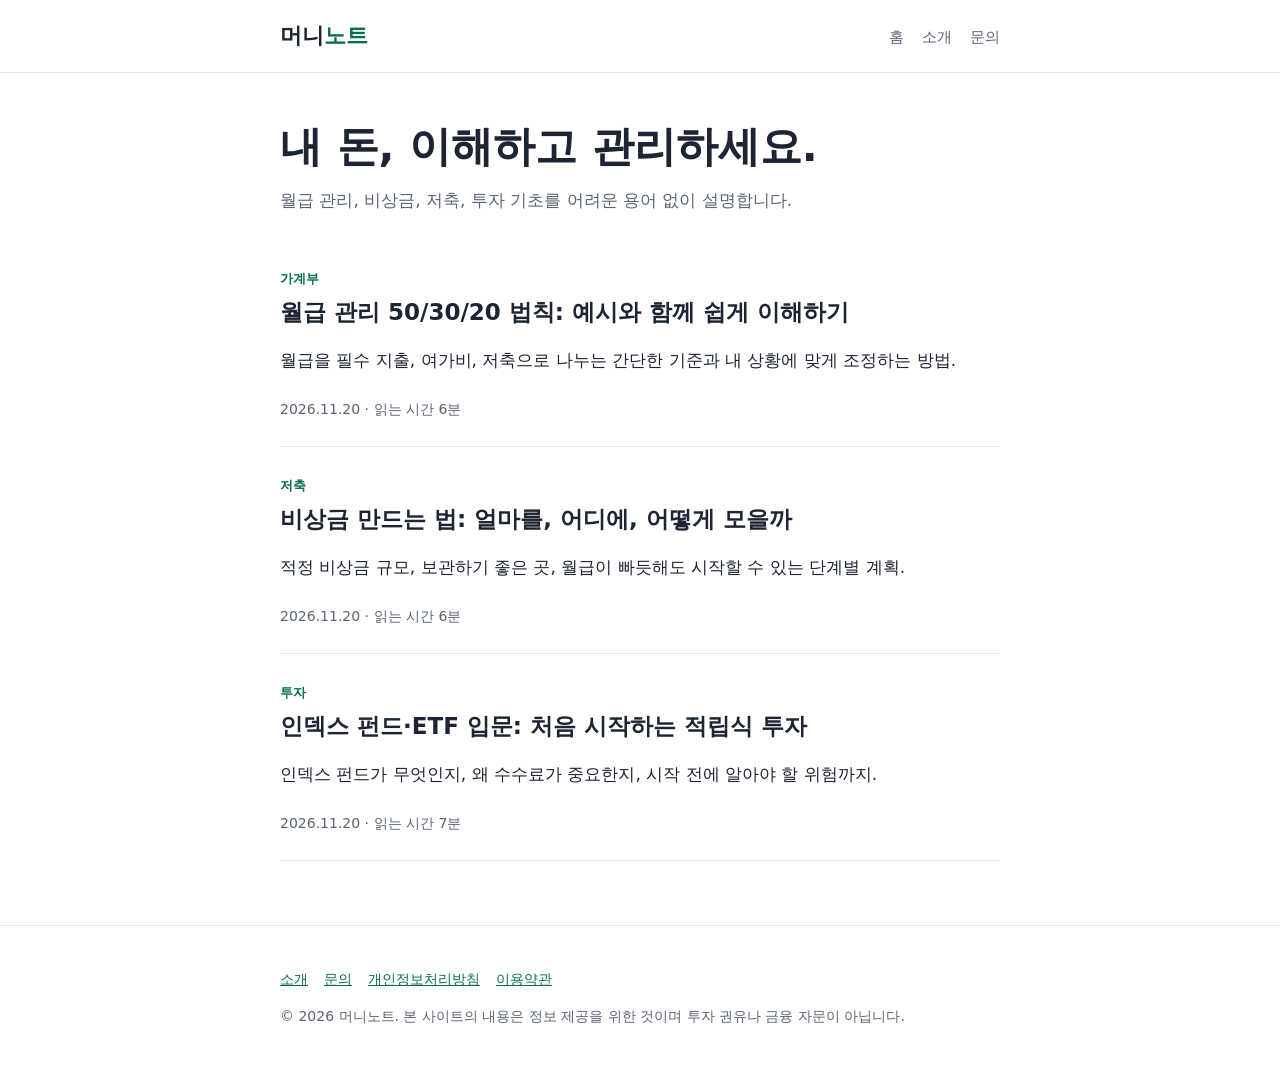
<file: index.html>
<!doctype html>
<html lang="ko">
<head>
<meta charset="utf-8">
<meta name="viewport" content="width=device-width,initial-scale=1">
<title>머니노트 – 쉽게 배우는 재테크 가이드</title>
<meta name="description" content="가계부, 비상금, 저축, 투자 기초까지. 사회초년생도 이해할 수 있게 쉽게 풀어쓴 재테크 가이드.">
<link rel="canonical" href="https://blog-google.joech423.workers.dev/">
<meta name="google-site-verification" content="uMEPPvI6t-KgqT2u5-qvoJfptF-cE4hCbtnwAJ4gQKA" />
<link rel="stylesheet" href="assets/style.css">
<!-- 애드센스: 게시자 ID를 받은 뒤 주석을 해제하세요
<script async src="https://pagead2.googlesyndication.com/pagead/js/adsbygoogle.js?client=ca-pub-XXXXXXXXXXXXXXXX" crossorigin="anonymous"></script>
-->
</head>
<body>
<header class="site"><div class="wrap">
<a class="logo" href="/">머니<span>노트</span></a>
<nav><a href="/">홈</a><a href="/about.html">소개</a><a href="/contact.html">문의</a></nav>
</div></header>
<main class="wrap">
<section class="hero">
<h1>내 돈, 이해하고 관리하세요.</h1>
<p>월급 관리, 비상금, 저축, 투자 기초를 어려운 용어 없이 설명합니다.</p>
</section>
<a class="card" href="posts/50-30-20-budget-rule.html">
<span class="tag">가계부</span>
<h2>월급 관리 50/30/20 법칙: 예시와 함께 쉽게 이해하기</h2>
<p>월급을 필수 지출, 여가비, 저축으로 나누는 간단한 기준과 내 상황에 맞게 조정하는 방법.</p>
<span class="meta">2026.11.20 · 읽는 시간 6분</span>
</a>
<a class="card" href="posts/build-emergency-fund.html">
<span class="tag">저축</span>
<h2>비상금 만드는 법: 얼마를, 어디에, 어떻게 모을까</h2>
<p>적정 비상금 규모, 보관하기 좋은 곳, 월급이 빠듯해도 시작할 수 있는 단계별 계획.</p>
<span class="meta">2026.11.20 · 읽는 시간 6분</span>
</a>
<a class="card" href="posts/index-funds-for-beginners.html">
<span class="tag">투자</span>
<h2>인덱스 펀드·ETF 입문: 처음 시작하는 적립식 투자</h2>
<p>인덱스 펀드가 무엇인지, 왜 수수료가 중요한지, 시작 전에 알아야 할 위험까지.</p>
<span class="meta">2026.11.20 · 읽는 시간 7분</span>
</a>
</main>
<footer class="site"><div class="wrap">
<p><a href="/about.html">소개</a><a href="/contact.html">문의</a><a href="/privacy-policy.html">개인정보처리방침</a><a href="/terms.html">이용약관</a></p>
<p>© 2026 머니노트. 본 사이트의 내용은 정보 제공을 위한 것이며 투자 권유나 금융 자문이 아닙니다.</p>
</div></footer>
</body>
</html>
</file>
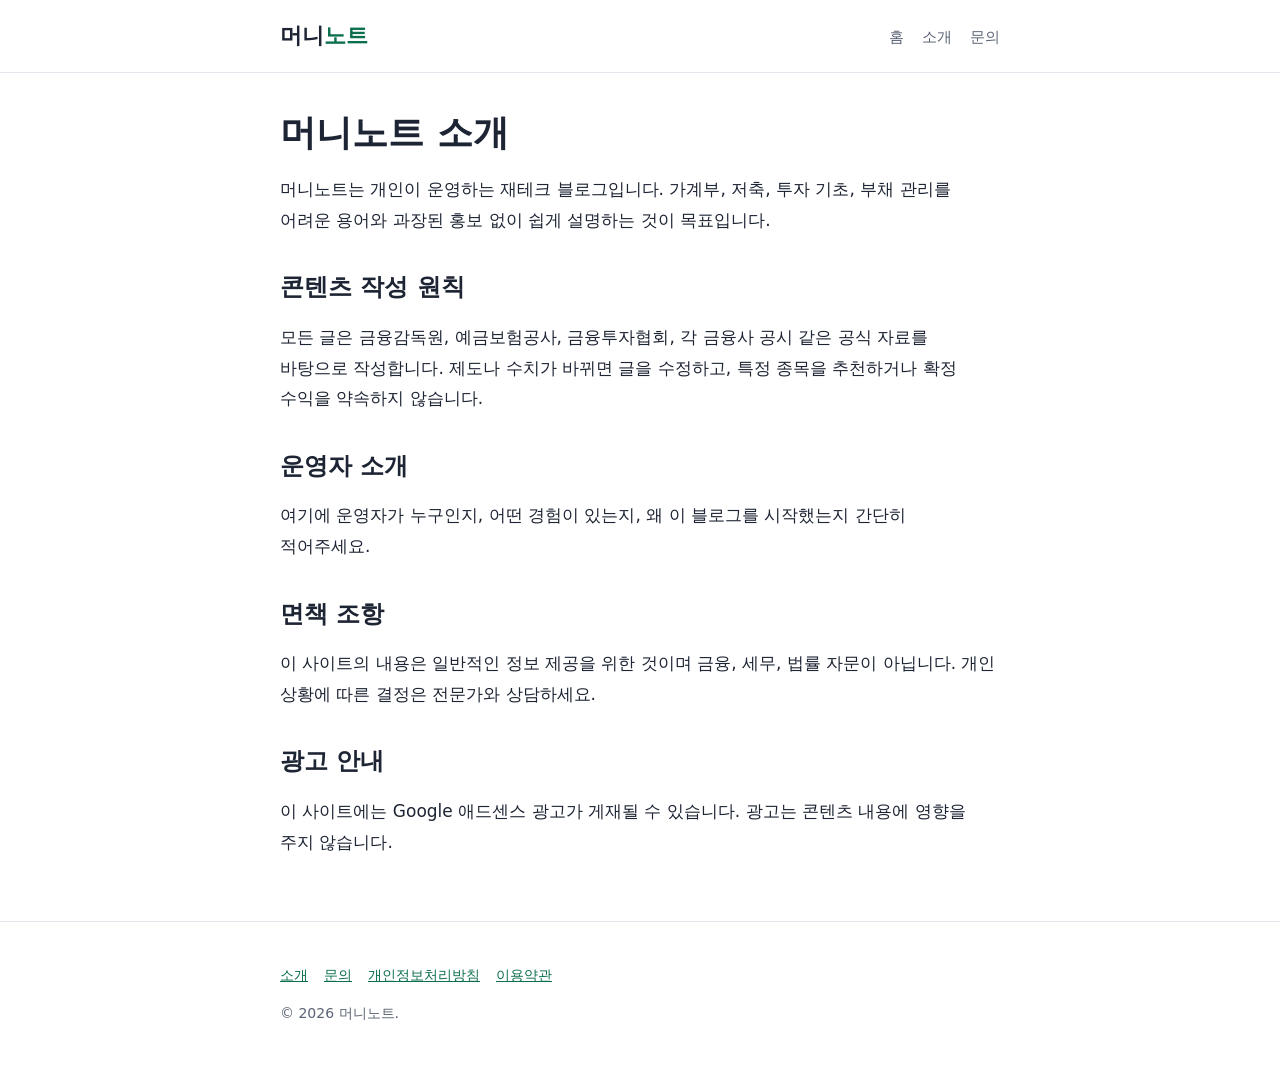
<file: about.html>
<!doctype html>
<html lang="ko">
<head>
<meta charset="utf-8">
<meta name="viewport" content="width=device-width,initial-scale=1">
<title>소개 – 머니노트</title>
<meta name="description" content="머니노트는 어떤 블로그인지, 콘텐츠를 어떤 원칙으로 작성하는지 소개합니다.">
<link rel="canonical" href="https://blog-google.joech423.workers.dev/about.html">
<link rel="stylesheet" href="assets/style.css">
</head>
<body>
<header class="site"><div class="wrap">
<a class="logo" href="/">머니<span>노트</span></a>
<nav><a href="/">홈</a><a href="/about.html">소개</a><a href="/contact.html">문의</a></nav>
</div></header>
<main class="wrap"><article>
<h1>머니노트 소개</h1>
<p>머니노트는 개인이 운영하는 재테크 블로그입니다. 가계부, 저축, 투자 기초, 부채 관리를 어려운 용어와 과장된 홍보 없이 쉽게 설명하는 것이 목표입니다.</p>
<h2>콘텐츠 작성 원칙</h2>
<p>모든 글은 금융감독원, 예금보험공사, 금융투자협회, 각 금융사 공시 같은 공식 자료를 바탕으로 작성합니다. 제도나 수치가 바뀌면 글을 수정하고, 특정 종목을 추천하거나 확정 수익을 약속하지 않습니다.</p>
<h2>운영자 소개</h2>
<p><!-- TODO: 실명 또는 필명, 재테크 경험, 블로그를 시작한 이유를 솔직하게 적어주세요. 운영자 정보가 있으면 독자와 심사에서 신뢰도에 도움이 됩니다. -->여기에 운영자가 누구인지, 어떤 경험이 있는지, 왜 이 블로그를 시작했는지 간단히 적어주세요.</p>
<h2>면책 조항</h2>
<p>이 사이트의 내용은 일반적인 정보 제공을 위한 것이며 금융, 세무, 법률 자문이 아닙니다. 개인 상황에 따른 결정은 전문가와 상담하세요.</p>
<h2>광고 안내</h2>
<p>이 사이트에는 Google 애드센스 광고가 게재될 수 있습니다. 광고는 콘텐츠 내용에 영향을 주지 않습니다.</p>
</article></main>
<footer class="site"><div class="wrap">
<p><a href="/about.html">소개</a><a href="/contact.html">문의</a><a href="/privacy-policy.html">개인정보처리방침</a><a href="/terms.html">이용약관</a></p>
<p>© 2026 머니노트.</p>
</div></footer>
</body>
</html>
</file>
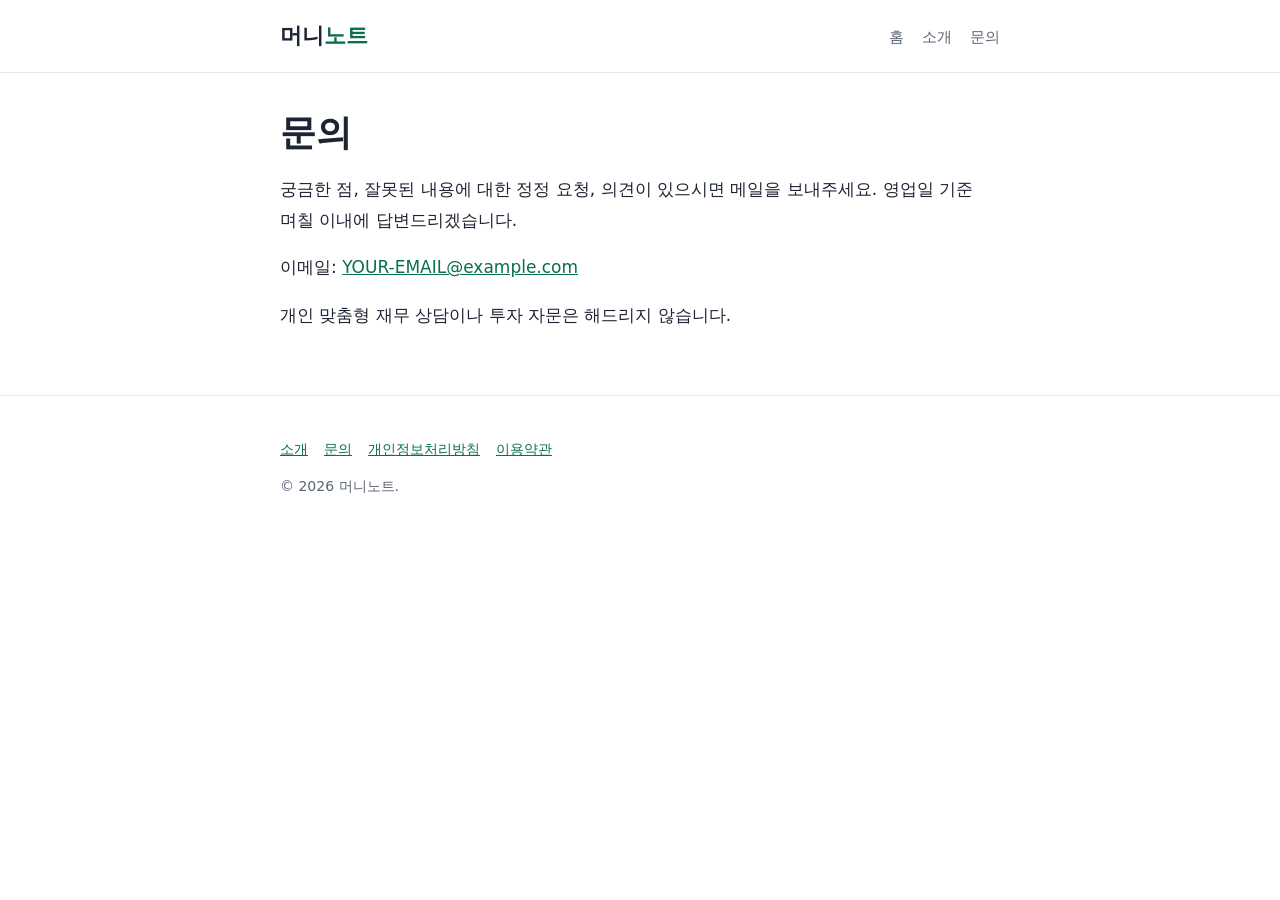
<file: contact.html>
<!doctype html>
<html lang="ko">
<head>
<meta charset="utf-8">
<meta name="viewport" content="width=device-width,initial-scale=1">
<title>문의 – 머니노트</title>
<meta name="description" content="머니노트에 문의, 정정 요청, 의견을 보내는 방법.">
<link rel="canonical" href="https://blog-google.joech423.workers.dev/contact.html">
<link rel="stylesheet" href="assets/style.css">
</head>
<body>
<header class="site"><div class="wrap">
<a class="logo" href="/">머니<span>노트</span></a>
<nav><a href="/">홈</a><a href="/about.html">소개</a><a href="/contact.html">문의</a></nav>
</div></header>
<main class="wrap"><article>
<h1>문의</h1>
<p>궁금한 점, 잘못된 내용에 대한 정정 요청, 의견이 있으시면 메일을 보내주세요. 영업일 기준 며칠 이내에 답변드리겠습니다.</p>
<p>이메일: <a href="mailto:YOUR-EMAIL@example.com">YOUR-EMAIL@example.com</a></p>
<p>개인 맞춤형 재무 상담이나 투자 자문은 해드리지 않습니다.</p>
</article></main>
<footer class="site"><div class="wrap">
<p><a href="/about.html">소개</a><a href="/contact.html">문의</a><a href="/privacy-policy.html">개인정보처리방침</a><a href="/terms.html">이용약관</a></p>
<p>© 2026 머니노트.</p>
</div></footer>
</body>
</html>
</file>
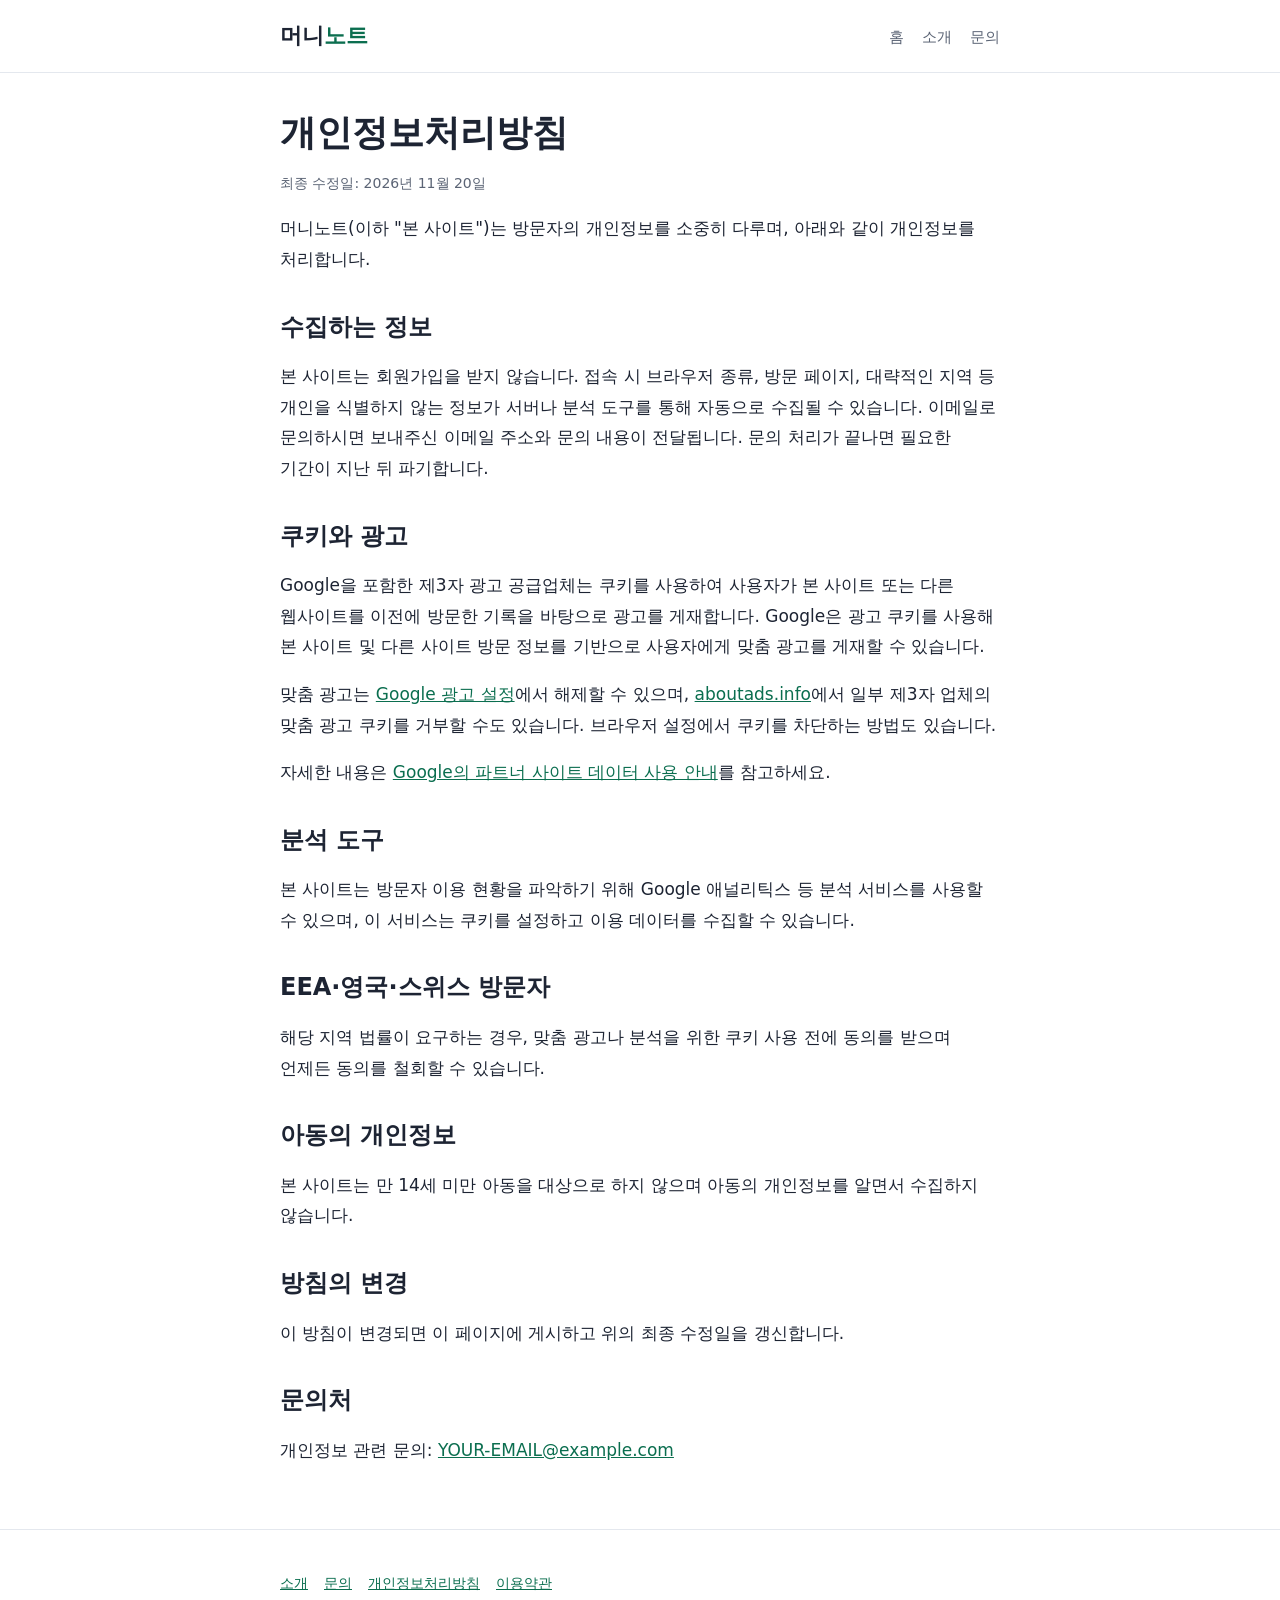
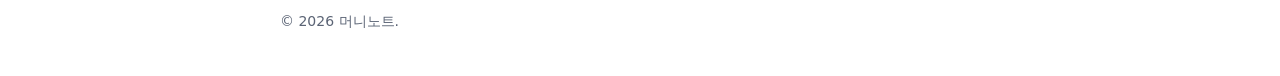
<file: privacy-policy.html>
<!doctype html>
<html lang="ko">
<head>
<meta charset="utf-8">
<meta name="viewport" content="width=device-width,initial-scale=1">
<title>개인정보처리방침 – 머니노트</title>
<meta name="description" content="머니노트의 개인정보, 쿠키, 광고 처리 방침.">
<link rel="canonical" href="https://blog-google.joech423.workers.dev/privacy-policy.html">
<link rel="stylesheet" href="assets/style.css">
</head>
<body>
<header class="site"><div class="wrap">
<a class="logo" href="/">머니<span>노트</span></a>
<nav><a href="/">홈</a><a href="/about.html">소개</a><a href="/contact.html">문의</a></nav>
</div></header>
<main class="wrap"><article>
<h1>개인정보처리방침</h1>
<p class="meta">최종 수정일: 2026년 11월 20일</p>
<p>머니노트(이하 "본 사이트")는 방문자의 개인정보를 소중히 다루며, 아래와 같이 개인정보를 처리합니다.</p>
<h2>수집하는 정보</h2>
<p>본 사이트는 회원가입을 받지 않습니다. 접속 시 브라우저 종류, 방문 페이지, 대략적인 지역 등 개인을 식별하지 않는 정보가 서버나 분석 도구를 통해 자동으로 수집될 수 있습니다. 이메일로 문의하시면 보내주신 이메일 주소와 문의 내용이 전달됩니다. 문의 처리가 끝나면 필요한 기간이 지난 뒤 파기합니다.</p>
<h2>쿠키와 광고</h2>
<p>Google을 포함한 제3자 광고 공급업체는 쿠키를 사용하여 사용자가 본 사이트 또는 다른 웹사이트를 이전에 방문한 기록을 바탕으로 광고를 게재합니다. Google은 광고 쿠키를 사용해 본 사이트 및 다른 사이트 방문 정보를 기반으로 사용자에게 맞춤 광고를 게재할 수 있습니다.</p>
<p>맞춤 광고는 <a href="https://adssettings.google.com" rel="noopener">Google 광고 설정</a>에서 해제할 수 있으며, <a href="https://www.aboutads.info" rel="noopener">aboutads.info</a>에서 일부 제3자 업체의 맞춤 광고 쿠키를 거부할 수도 있습니다. 브라우저 설정에서 쿠키를 차단하는 방법도 있습니다.</p>
<p>자세한 내용은 <a href="https://policies.google.com/technologies/partner-sites" rel="noopener">Google의 파트너 사이트 데이터 사용 안내</a>를 참고하세요.</p>
<h2>분석 도구</h2>
<p>본 사이트는 방문자 이용 현황을 파악하기 위해 Google 애널리틱스 등 분석 서비스를 사용할 수 있으며, 이 서비스는 쿠키를 설정하고 이용 데이터를 수집할 수 있습니다.</p>
<h2>EEA·영국·스위스 방문자</h2>
<p>해당 지역 법률이 요구하는 경우, 맞춤 광고나 분석을 위한 쿠키 사용 전에 동의를 받으며 언제든 동의를 철회할 수 있습니다.</p>
<h2>아동의 개인정보</h2>
<p>본 사이트는 만 14세 미만 아동을 대상으로 하지 않으며 아동의 개인정보를 알면서 수집하지 않습니다.</p>
<h2>방침의 변경</h2>
<p>이 방침이 변경되면 이 페이지에 게시하고 위의 최종 수정일을 갱신합니다.</p>
<h2>문의처</h2>
<p>개인정보 관련 문의: <a href="mailto:YOUR-EMAIL@example.com">YOUR-EMAIL@example.com</a></p>
</article></main>
<footer class="site"><div class="wrap">
<p><a href="/about.html">소개</a><a href="/contact.html">문의</a><a href="/privacy-policy.html">개인정보처리방침</a><a href="/terms.html">이용약관</a></p>
<p>© 2026 머니노트.</p>
</div></footer>
</body>
</html>
</file>
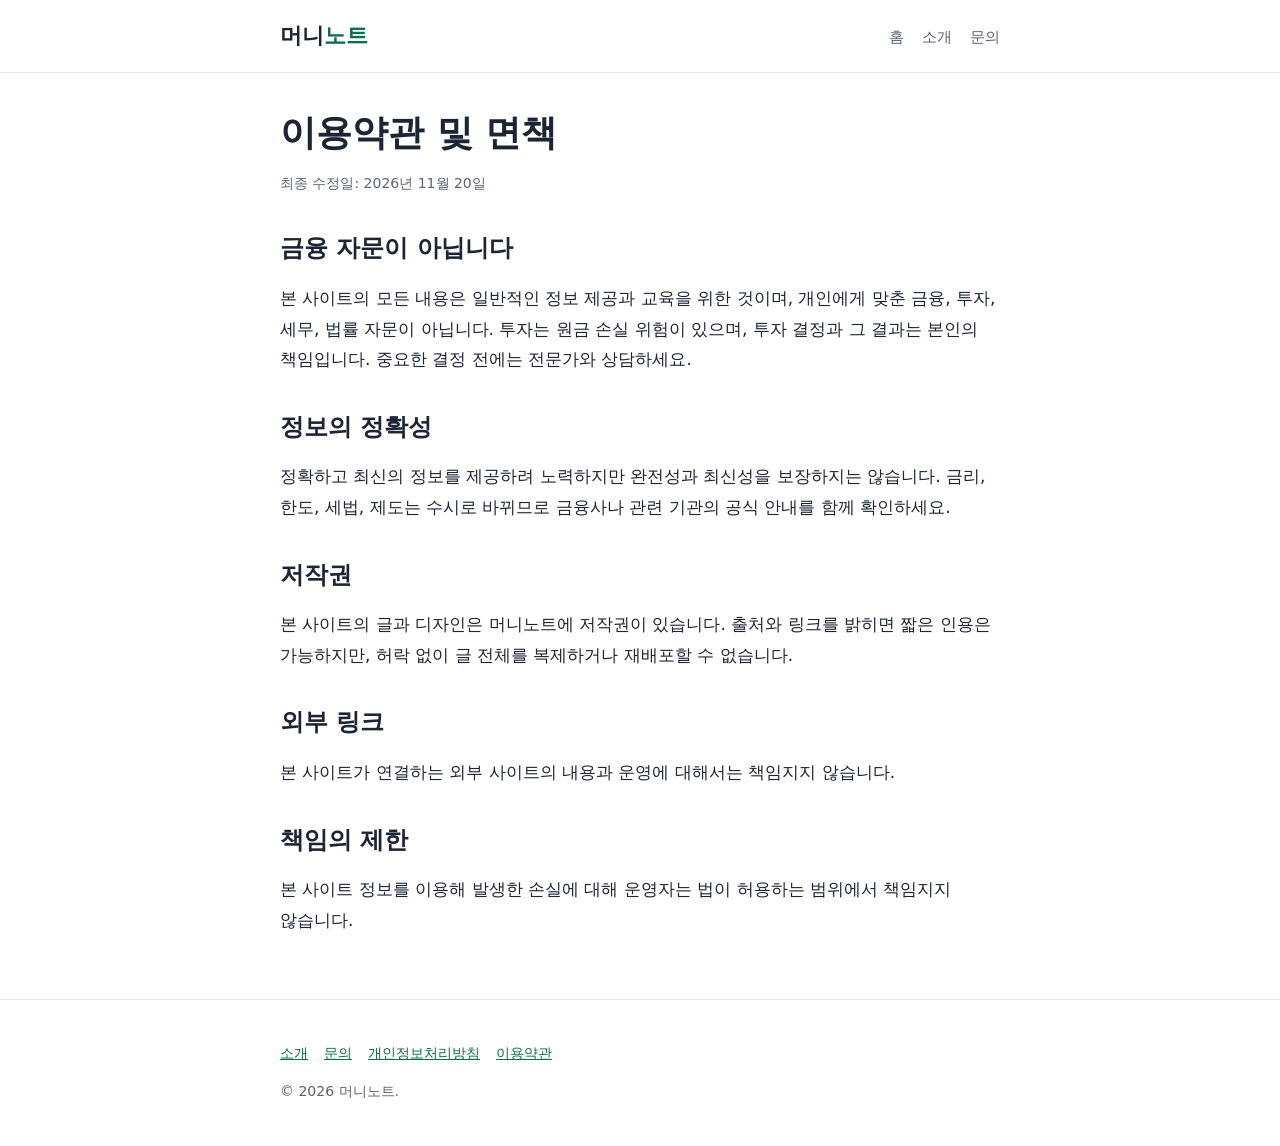
<file: terms.html>
<!doctype html>
<html lang="ko">
<head>
<meta charset="utf-8">
<meta name="viewport" content="width=device-width,initial-scale=1">
<title>이용약관 및 면책 – 머니노트</title>
<meta name="description" content="머니노트 이용약관과 투자 관련 면책 조항.">
<link rel="canonical" href="https://blog-google.joech423.workers.dev/terms.html">
<link rel="stylesheet" href="assets/style.css">
</head>
<body>
<header class="site"><div class="wrap">
<a class="logo" href="/">머니<span>노트</span></a>
<nav><a href="/">홈</a><a href="/about.html">소개</a><a href="/contact.html">문의</a></nav>
</div></header>
<main class="wrap"><article>
<h1>이용약관 및 면책</h1>
<p class="meta">최종 수정일: 2026년 11월 20일</p>
<h2>금융 자문이 아닙니다</h2>
<p>본 사이트의 모든 내용은 일반적인 정보 제공과 교육을 위한 것이며, 개인에게 맞춘 금융, 투자, 세무, 법률 자문이 아닙니다. 투자는 원금 손실 위험이 있으며, 투자 결정과 그 결과는 본인의 책임입니다. 중요한 결정 전에는 전문가와 상담하세요.</p>
<h2>정보의 정확성</h2>
<p>정확하고 최신의 정보를 제공하려 노력하지만 완전성과 최신성을 보장하지는 않습니다. 금리, 한도, 세법, 제도는 수시로 바뀌므로 금융사나 관련 기관의 공식 안내를 함께 확인하세요.</p>
<h2>저작권</h2>
<p>본 사이트의 글과 디자인은 머니노트에 저작권이 있습니다. 출처와 링크를 밝히면 짧은 인용은 가능하지만, 허락 없이 글 전체를 복제하거나 재배포할 수 없습니다.</p>
<h2>외부 링크</h2>
<p>본 사이트가 연결하는 외부 사이트의 내용과 운영에 대해서는 책임지지 않습니다.</p>
<h2>책임의 제한</h2>
<p>본 사이트 정보를 이용해 발생한 손실에 대해 운영자는 법이 허용하는 범위에서 책임지지 않습니다.</p>
</article></main>
<footer class="site"><div class="wrap">
<p><a href="/about.html">소개</a><a href="/contact.html">문의</a><a href="/privacy-policy.html">개인정보처리방침</a><a href="/terms.html">이용약관</a></p>
<p>© 2026 머니노트.</p>
</div></footer>
</body>
</html>
</file>
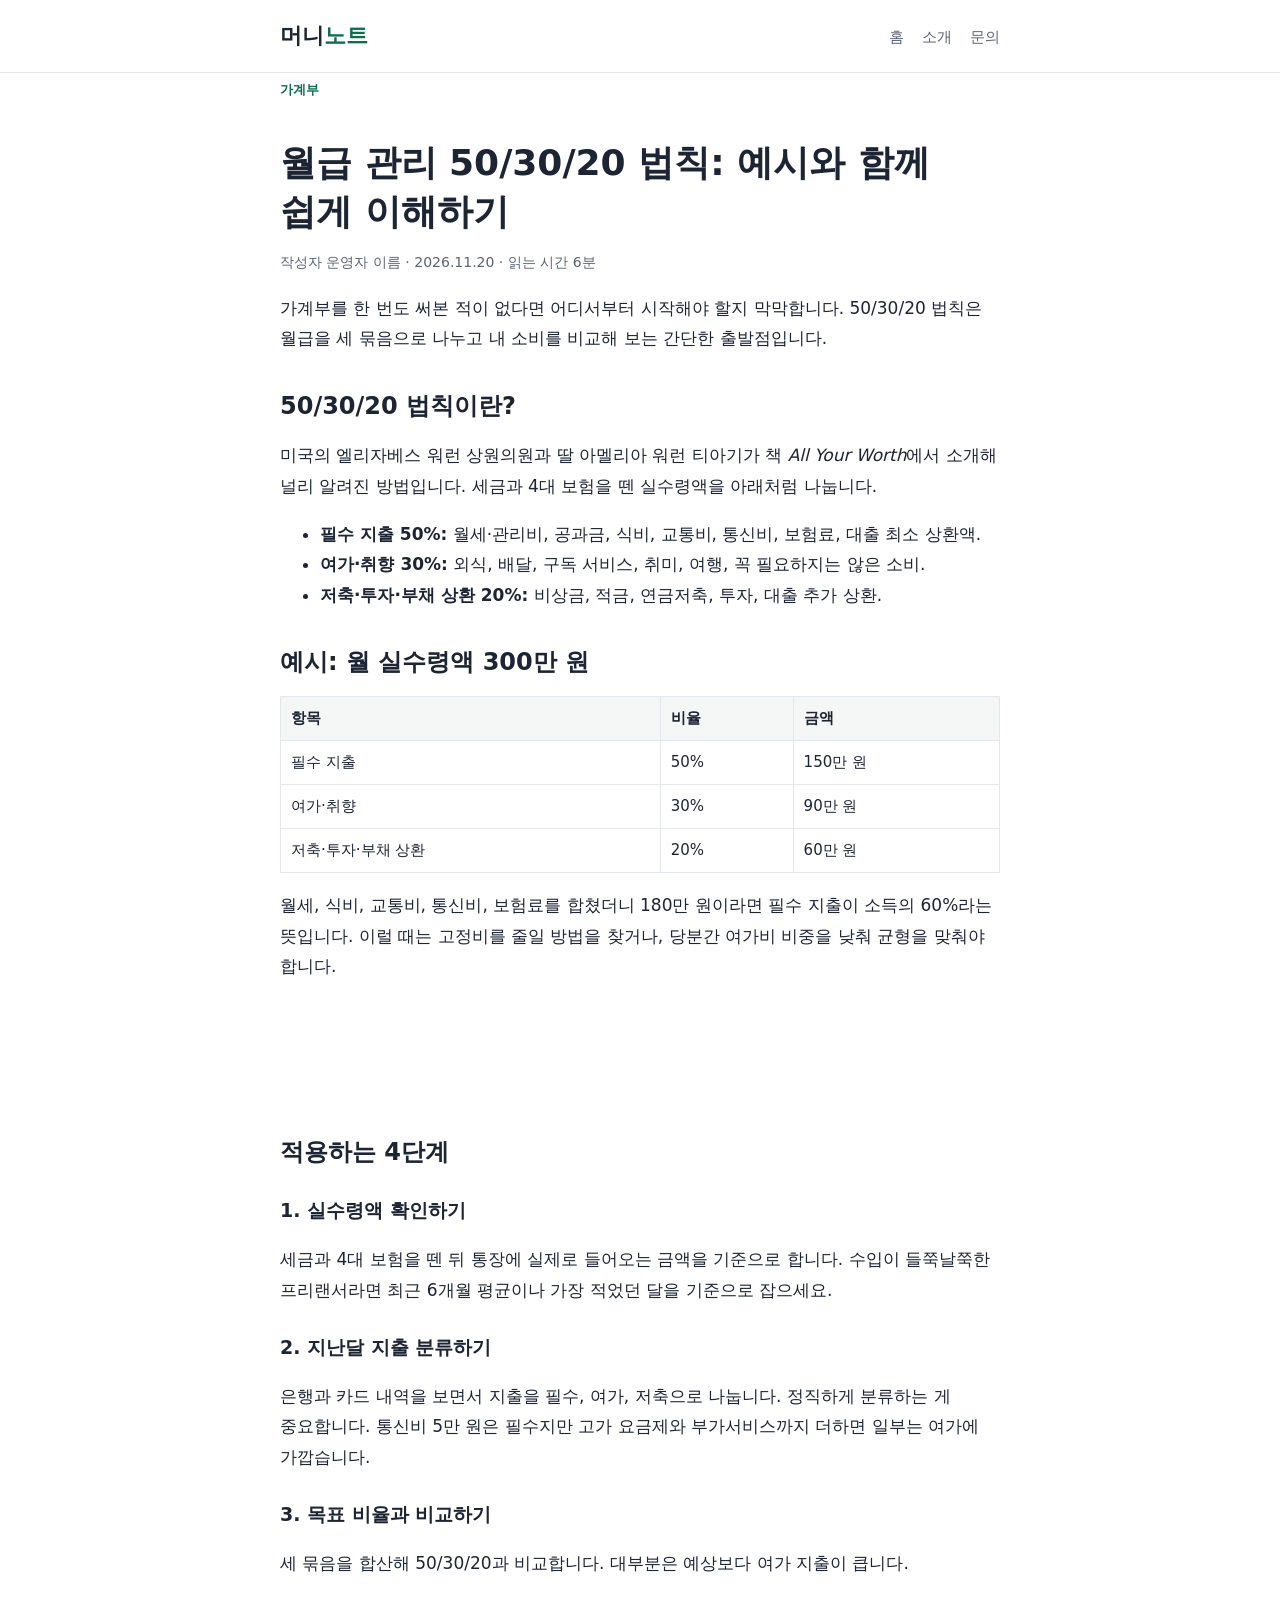
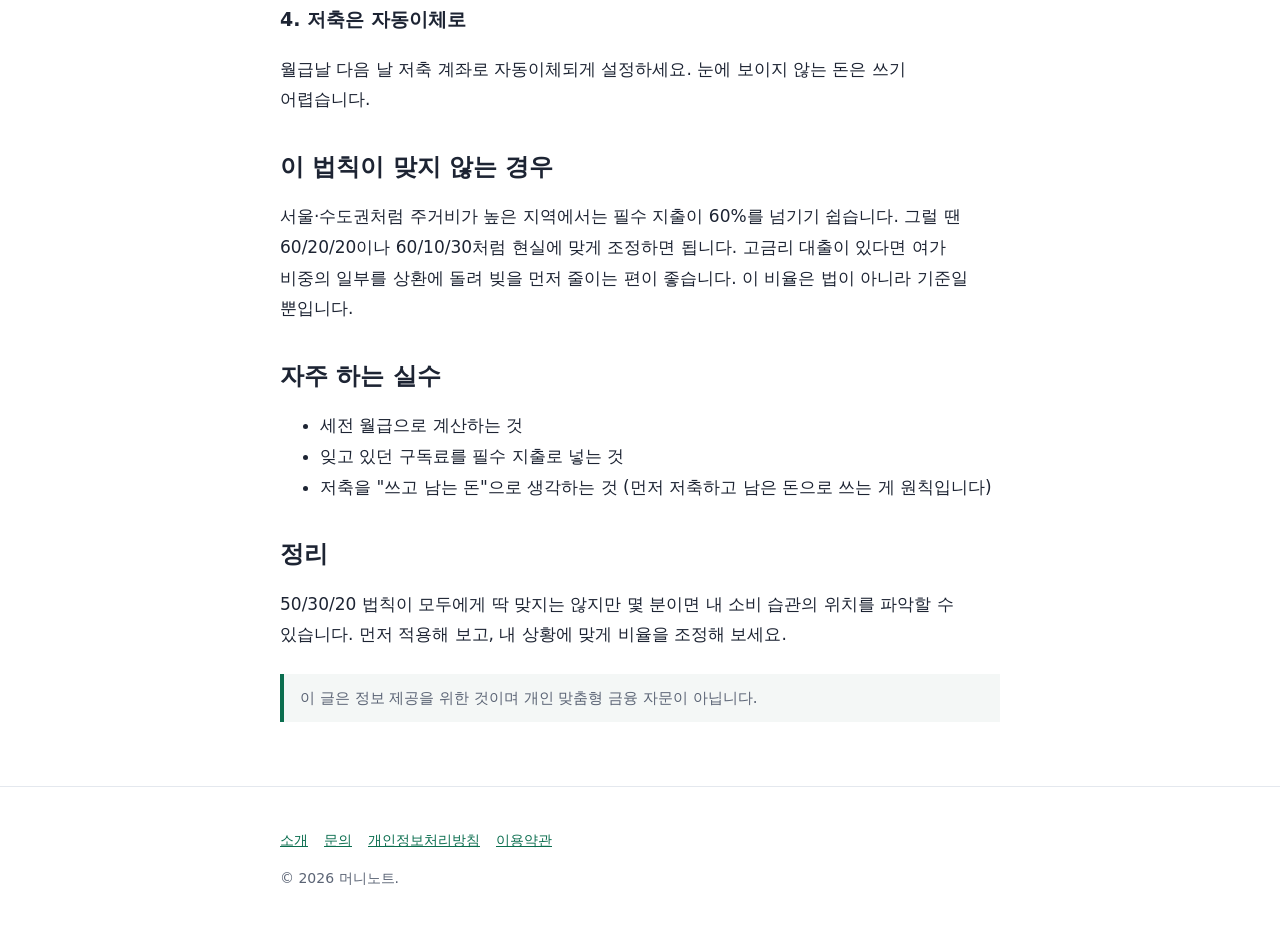
<file: posts/50-30-20-budget-rule.html>
<!doctype html>
<html lang="ko">
<head>
<meta charset="utf-8">
<meta name="viewport" content="width=device-width,initial-scale=1">
<title>월급 관리 50/30/20 법칙: 예시와 함께 쉽게 이해하기</title>
<meta name="description" content="월급을 필수 지출 50%, 여가비 30%, 저축 20%로 나누는 50/30/20 법칙을 월 실수령액 300만 원 예시로 설명하고 내 상황에 맞게 조정하는 방법을 알려드립니다.">
<link rel="canonical" href="https://blog-google.joech423.workers.dev/posts/50-30-20-budget-rule.html">
<link rel="stylesheet" href="../assets/style.css">
<script type="application/ld+json">{"@context":"https://schema.org","@type":"Article","headline":"월급 관리 50/30/20 법칙: 예시와 함께 쉽게 이해하기","datePublished":"2026-11-20","author":{"@type":"Person","name":"운영자 이름"}}</script>
</head>
<body>
<header class="site"><div class="wrap">
<a class="logo" href="/">머니<span>노트</span></a>
<nav><a href="/">홈</a><a href="/about.html">소개</a><a href="/contact.html">문의</a></nav>
</div></header>
<main class="wrap"><article>
<span class="tag">가계부</span>
<h1>월급 관리 50/30/20 법칙: 예시와 함께 쉽게 이해하기</h1>
<p class="meta">작성자 운영자 이름 · 2026.11.20 · 읽는 시간 6분</p>

<p>가계부를 한 번도 써본 적이 없다면 어디서부터 시작해야 할지 막막합니다. 50/30/20 법칙은 월급을 세 묶음으로 나누고 내 소비를 비교해 보는 간단한 출발점입니다.</p>

<h2>50/30/20 법칙이란?</h2>
<p>미국의 엘리자베스 워런 상원의원과 딸 아멜리아 워런 티아기가 책 <em>All Your Worth</em>에서 소개해 널리 알려진 방법입니다. 세금과 4대 보험을 뗀 실수령액을 아래처럼 나눕니다.</p>
<ul>
<li><strong>필수 지출 50%:</strong> 월세·관리비, 공과금, 식비, 교통비, 통신비, 보험료, 대출 최소 상환액.</li>
<li><strong>여가·취향 30%:</strong> 외식, 배달, 구독 서비스, 취미, 여행, 꼭 필요하지는 않은 소비.</li>
<li><strong>저축·투자·부채 상환 20%:</strong> 비상금, 적금, 연금저축, 투자, 대출 추가 상환.</li>
</ul>

<h2>예시: 월 실수령액 300만 원</h2>
<table>
<tr><th>항목</th><th>비율</th><th>금액</th></tr>
<tr><td>필수 지출</td><td>50%</td><td>150만 원</td></tr>
<tr><td>여가·취향</td><td>30%</td><td>90만 원</td></tr>
<tr><td>저축·투자·부채 상환</td><td>20%</td><td>60만 원</td></tr>
</table>
<p>월세, 식비, 교통비, 통신비, 보험료를 합쳤더니 180만 원이라면 필수 지출이 소득의 60%라는 뜻입니다. 이럴 때는 고정비를 줄일 방법을 찾거나, 당분간 여가비 비중을 낮춰 균형을 맞춰야 합니다.</p>

<div class="ad"><!-- 광고 자리: 승인 후 애드센스 광고 단위를 넣으세요 --></div>

<h2>적용하는 4단계</h2>
<h3>1. 실수령액 확인하기</h3>
<p>세금과 4대 보험을 뗀 뒤 통장에 실제로 들어오는 금액을 기준으로 합니다. 수입이 들쭉날쭉한 프리랜서라면 최근 6개월 평균이나 가장 적었던 달을 기준으로 잡으세요.</p>
<h3>2. 지난달 지출 분류하기</h3>
<p>은행과 카드 내역을 보면서 지출을 필수, 여가, 저축으로 나눕니다. 정직하게 분류하는 게 중요합니다. 통신비 5만 원은 필수지만 고가 요금제와 부가서비스까지 더하면 일부는 여가에 가깝습니다.</p>
<h3>3. 목표 비율과 비교하기</h3>
<p>세 묶음을 합산해 50/30/20과 비교합니다. 대부분은 예상보다 여가 지출이 큽니다.</p>
<h3>4. 저축은 자동이체로</h3>
<p>월급날 다음 날 저축 계좌로 자동이체되게 설정하세요. 눈에 보이지 않는 돈은 쓰기 어렵습니다.</p>

<h2>이 법칙이 맞지 않는 경우</h2>
<p>서울·수도권처럼 주거비가 높은 지역에서는 필수 지출이 60%를 넘기기 쉽습니다. 그럴 땐 60/20/20이나 60/10/30처럼 현실에 맞게 조정하면 됩니다. 고금리 대출이 있다면 여가 비중의 일부를 상환에 돌려 빚을 먼저 줄이는 편이 좋습니다. 이 비율은 법이 아니라 기준일 뿐입니다.</p>

<h2>자주 하는 실수</h2>
<ul>
<li>세전 월급으로 계산하는 것</li>
<li>잊고 있던 구독료를 필수 지출로 넣는 것</li>
<li>저축을 "쓰고 남는 돈"으로 생각하는 것 (먼저 저축하고 남은 돈으로 쓰는 게 원칙입니다)</li>
</ul>

<h2>정리</h2>
<p>50/30/20 법칙이 모두에게 딱 맞지는 않지만 몇 분이면 내 소비 습관의 위치를 파악할 수 있습니다. 먼저 적용해 보고, 내 상황에 맞게 비율을 조정해 보세요.</p>

<div class="notice">이 글은 정보 제공을 위한 것이며 개인 맞춤형 금융 자문이 아닙니다.</div>
</article></main>
<footer class="site"><div class="wrap">
<p><a href="/about.html">소개</a><a href="/contact.html">문의</a><a href="/privacy-policy.html">개인정보처리방침</a><a href="/terms.html">이용약관</a></p>
<p>© 2026 머니노트.</p>
</div></footer>
</body>
</html>
</file>
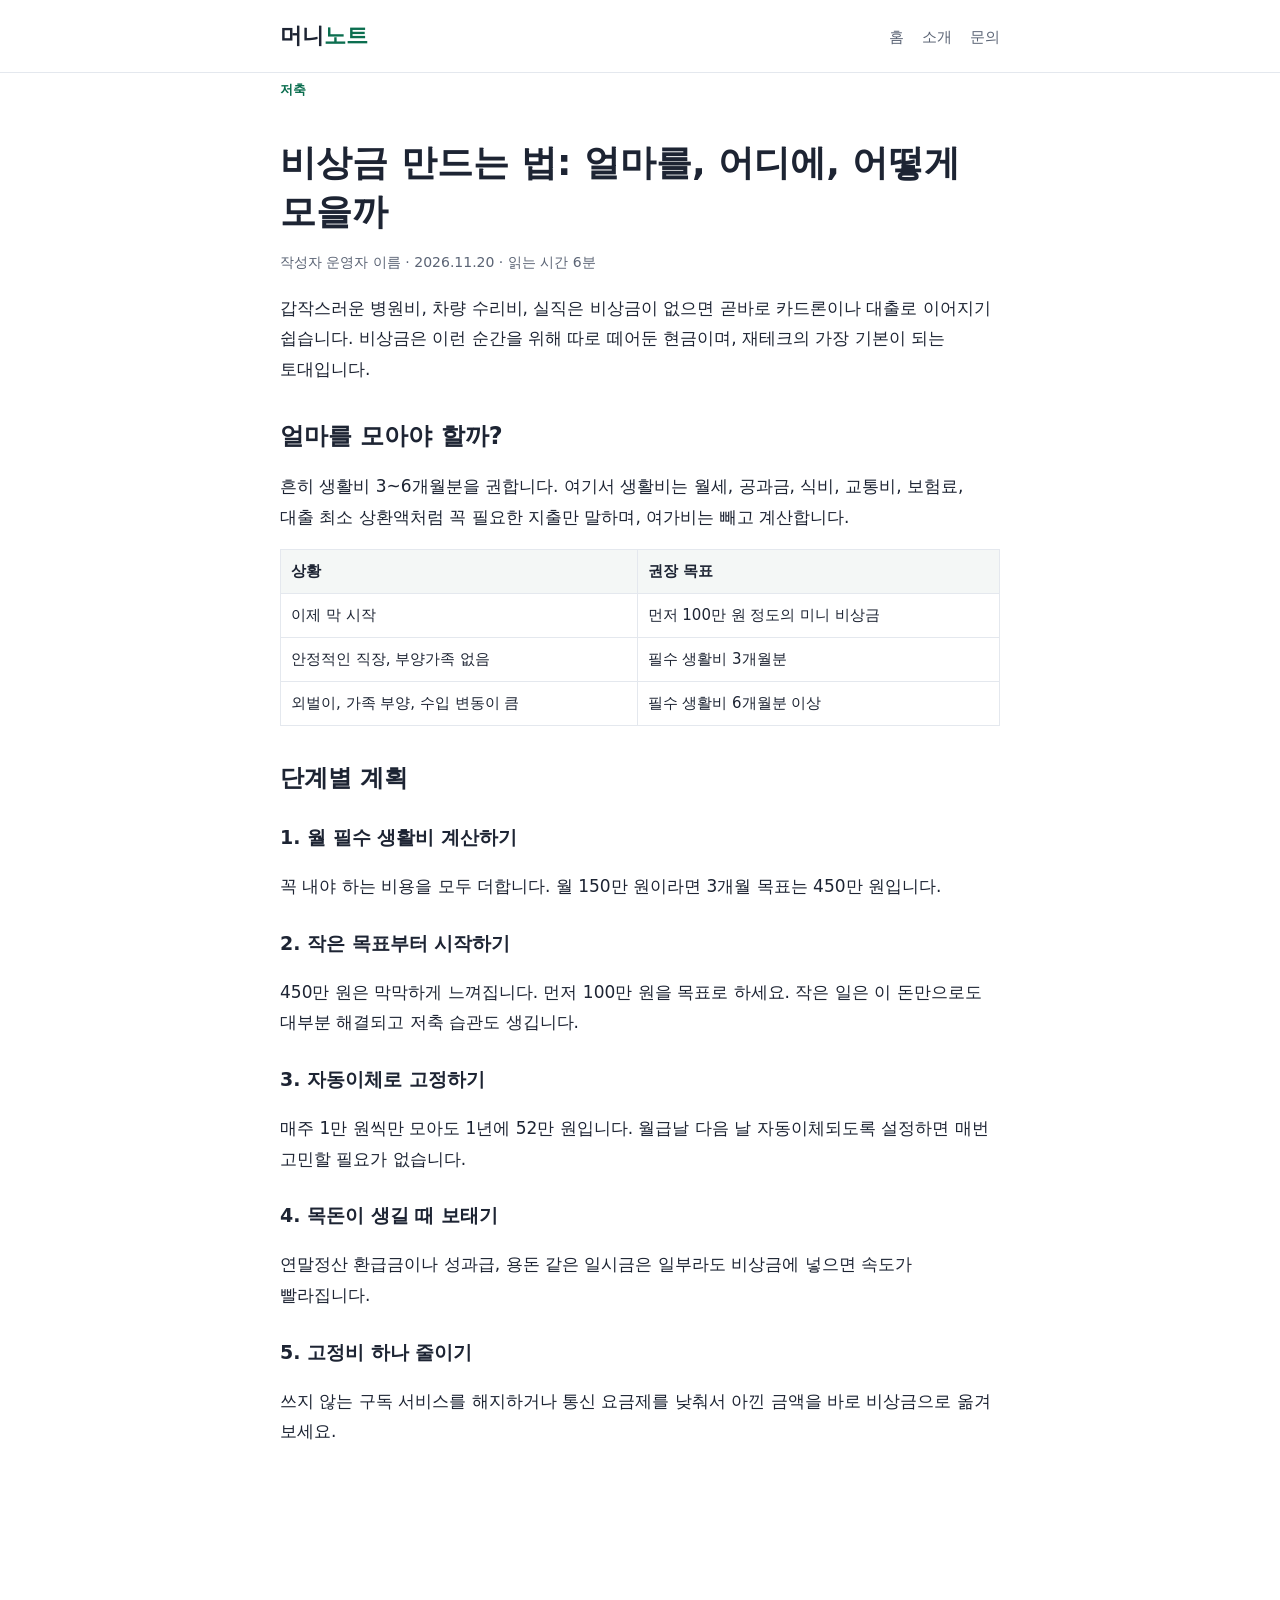
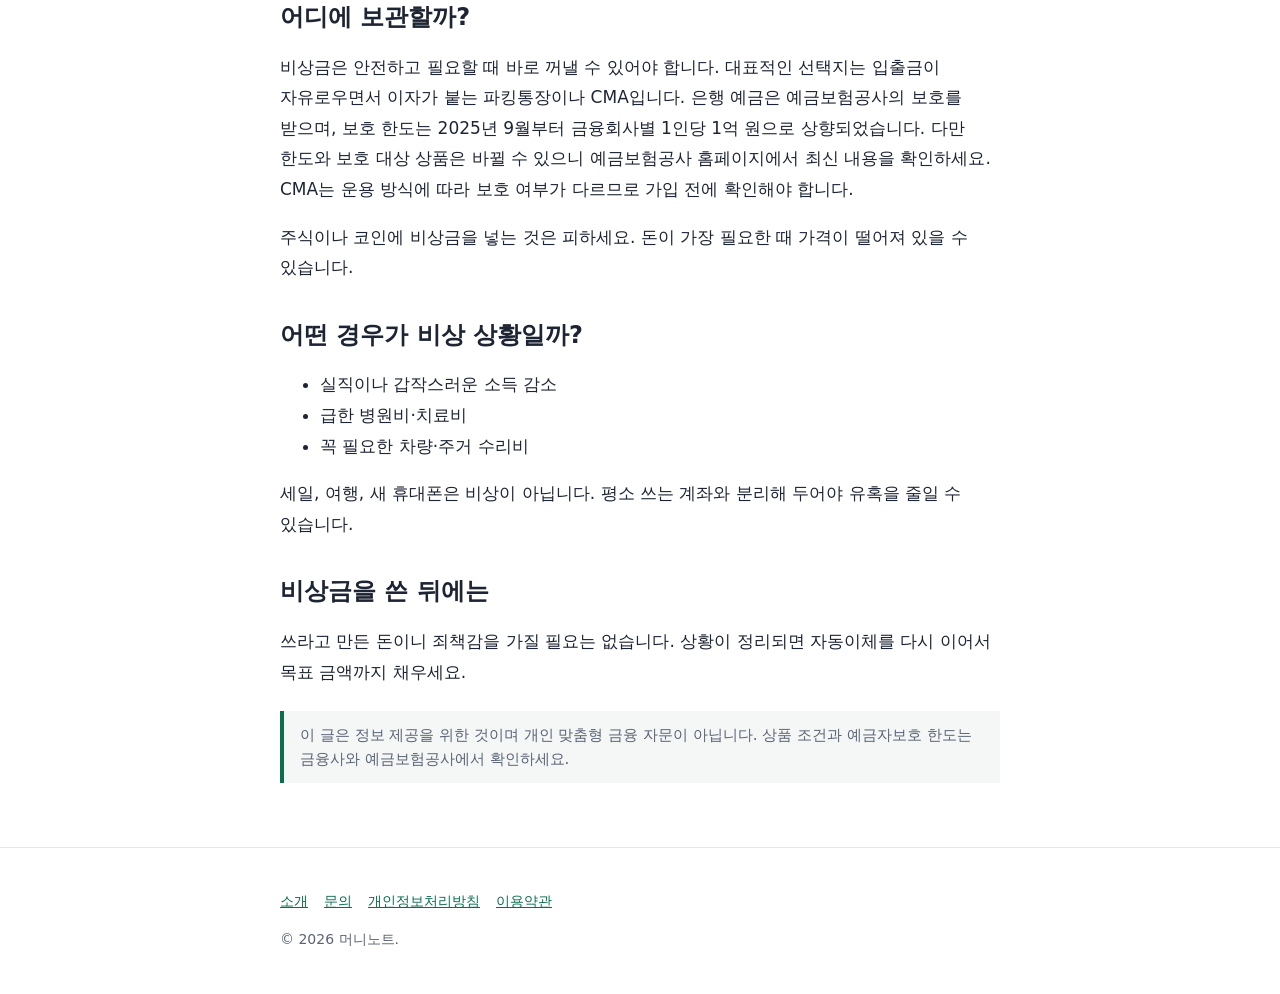
<file: posts/build-emergency-fund.html>
<!doctype html>
<html lang="ko">
<head>
<meta charset="utf-8">
<meta name="viewport" content="width=device-width,initial-scale=1">
<title>비상금 만드는 법: 얼마를, 어디에, 어떻게 모을까</title>
<meta name="description" content="비상금은 얼마가 적당한지, 파킹통장 등 어디에 보관하면 좋은지, 월급이 빠듯해도 시작할 수 있는 단계별 방법을 정리했습니다.">
<link rel="canonical" href="https://blog-google.joech423.workers.dev/posts/build-emergency-fund.html">
<link rel="stylesheet" href="../assets/style.css">
<script type="application/ld+json">{"@context":"https://schema.org","@type":"Article","headline":"비상금 만드는 법: 얼마를, 어디에, 어떻게 모을까","datePublished":"2026-11-20","author":{"@type":"Person","name":"운영자 이름"}}</script>
</head>
<body>
<header class="site"><div class="wrap">
<a class="logo" href="/">머니<span>노트</span></a>
<nav><a href="/">홈</a><a href="/about.html">소개</a><a href="/contact.html">문의</a></nav>
</div></header>
<main class="wrap"><article>
<span class="tag">저축</span>
<h1>비상금 만드는 법: 얼마를, 어디에, 어떻게 모을까</h1>
<p class="meta">작성자 운영자 이름 · 2026.11.20 · 읽는 시간 6분</p>

<p>갑작스러운 병원비, 차량 수리비, 실직은 비상금이 없으면 곧바로 카드론이나 대출로 이어지기 쉽습니다. 비상금은 이런 순간을 위해 따로 떼어둔 현금이며, 재테크의 가장 기본이 되는 토대입니다.</p>

<h2>얼마를 모아야 할까?</h2>
<p>흔히 생활비 3~6개월분을 권합니다. 여기서 생활비는 월세, 공과금, 식비, 교통비, 보험료, 대출 최소 상환액처럼 꼭 필요한 지출만 말하며, 여가비는 빼고 계산합니다.</p>
<table>
<tr><th>상황</th><th>권장 목표</th></tr>
<tr><td>이제 막 시작</td><td>먼저 100만 원 정도의 미니 비상금</td></tr>
<tr><td>안정적인 직장, 부양가족 없음</td><td>필수 생활비 3개월분</td></tr>
<tr><td>외벌이, 가족 부양, 수입 변동이 큼</td><td>필수 생활비 6개월분 이상</td></tr>
</table>

<h2>단계별 계획</h2>
<h3>1. 월 필수 생활비 계산하기</h3>
<p>꼭 내야 하는 비용을 모두 더합니다. 월 150만 원이라면 3개월 목표는 450만 원입니다.</p>
<h3>2. 작은 목표부터 시작하기</h3>
<p>450만 원은 막막하게 느껴집니다. 먼저 100만 원을 목표로 하세요. 작은 일은 이 돈만으로도 대부분 해결되고 저축 습관도 생깁니다.</p>
<h3>3. 자동이체로 고정하기</h3>
<p>매주 1만 원씩만 모아도 1년에 52만 원입니다. 월급날 다음 날 자동이체되도록 설정하면 매번 고민할 필요가 없습니다.</p>
<h3>4. 목돈이 생길 때 보태기</h3>
<p>연말정산 환급금이나 성과급, 용돈 같은 일시금은 일부라도 비상금에 넣으면 속도가 빨라집니다.</p>
<h3>5. 고정비 하나 줄이기</h3>
<p>쓰지 않는 구독 서비스를 해지하거나 통신 요금제를 낮춰서 아낀 금액을 바로 비상금으로 옮겨 보세요.</p>

<div class="ad"><!-- 광고 자리: 승인 후 애드센스 광고 단위를 넣으세요 --></div>

<h2>어디에 보관할까?</h2>
<p>비상금은 안전하고 필요할 때 바로 꺼낼 수 있어야 합니다. 대표적인 선택지는 입출금이 자유로우면서 이자가 붙는 파킹통장이나 CMA입니다. 은행 예금은 예금보험공사의 보호를 받으며, 보호 한도는 2025년 9월부터 금융회사별 1인당 1억 원으로 상향되었습니다. 다만 한도와 보호 대상 상품은 바뀔 수 있으니 예금보험공사 홈페이지에서 최신 내용을 확인하세요. CMA는 운용 방식에 따라 보호 여부가 다르므로 가입 전에 확인해야 합니다.</p>
<p>주식이나 코인에 비상금을 넣는 것은 피하세요. 돈이 가장 필요한 때 가격이 떨어져 있을 수 있습니다.</p>

<h2>어떤 경우가 비상 상황일까?</h2>
<ul>
<li>실직이나 갑작스러운 소득 감소</li>
<li>급한 병원비·치료비</li>
<li>꼭 필요한 차량·주거 수리비</li>
</ul>
<p>세일, 여행, 새 휴대폰은 비상이 아닙니다. 평소 쓰는 계좌와 분리해 두어야 유혹을 줄일 수 있습니다.</p>

<h2>비상금을 쓴 뒤에는</h2>
<p>쓰라고 만든 돈이니 죄책감을 가질 필요는 없습니다. 상황이 정리되면 자동이체를 다시 이어서 목표 금액까지 채우세요.</p>

<div class="notice">이 글은 정보 제공을 위한 것이며 개인 맞춤형 금융 자문이 아닙니다. 상품 조건과 예금자보호 한도는 금융사와 예금보험공사에서 확인하세요.</div>
</article></main>
<footer class="site"><div class="wrap">
<p><a href="/about.html">소개</a><a href="/contact.html">문의</a><a href="/privacy-policy.html">개인정보처리방침</a><a href="/terms.html">이용약관</a></p>
<p>© 2026 머니노트.</p>
</div></footer>
</body>
</html>
</file>
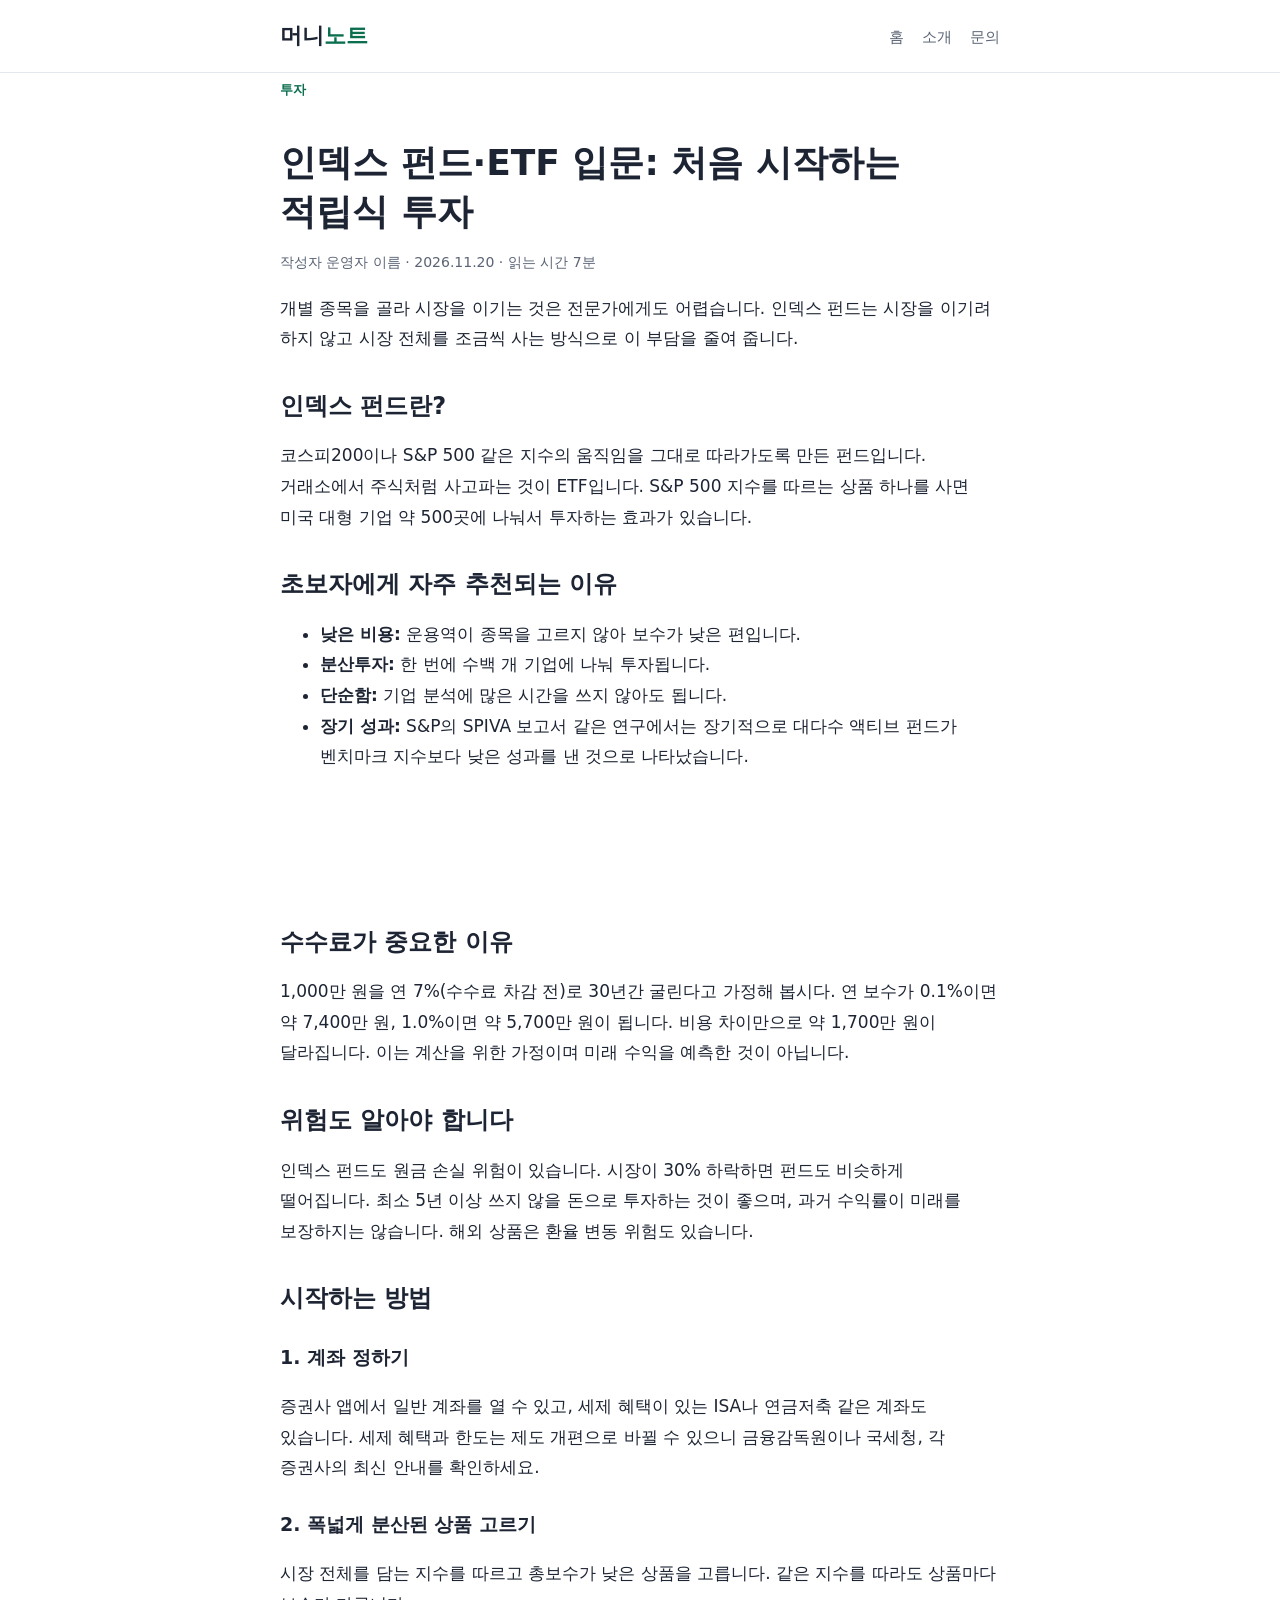
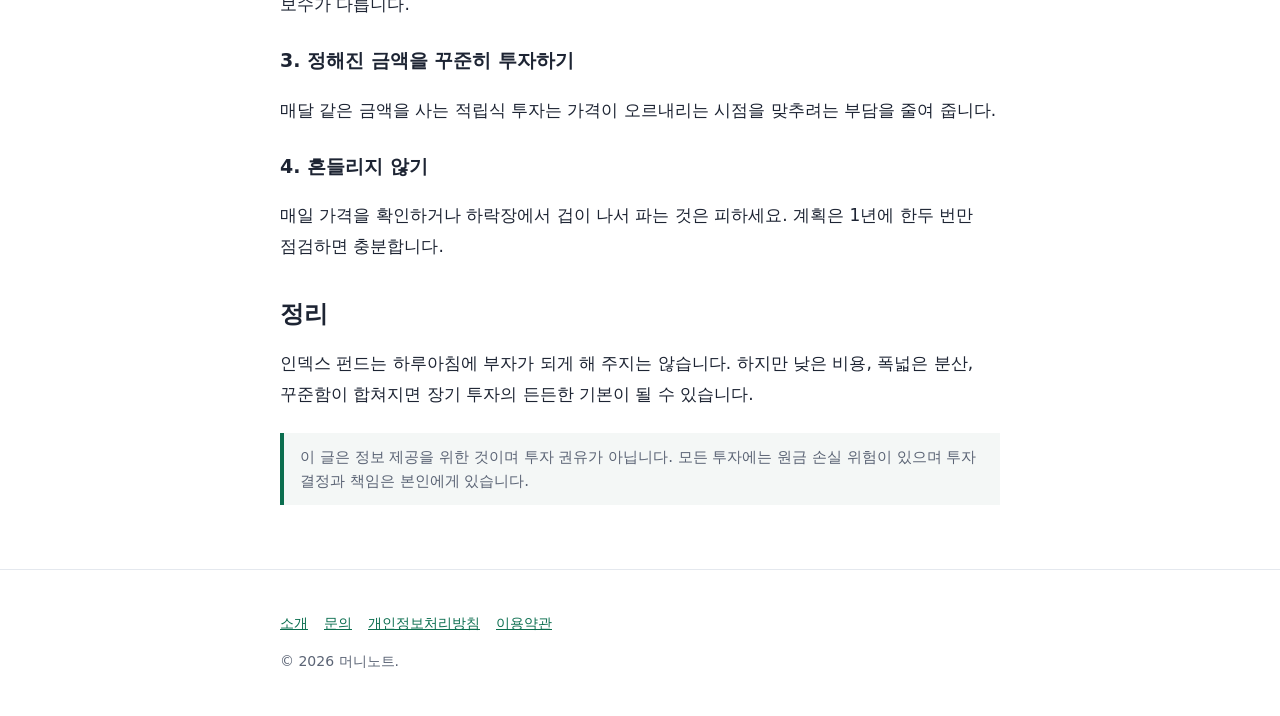
<file: posts/index-funds-for-beginners.html>
<!doctype html>
<html lang="ko">
<head>
<meta charset="utf-8">
<meta name="viewport" content="width=device-width,initial-scale=1">
<title>인덱스 펀드·ETF 입문: 처음 시작하는 적립식 투자</title>
<meta name="description" content="인덱스 펀드와 ETF가 무엇인지, 수수료가 장기 수익에 미치는 영향, 위험과 시작 방법을 초보자 눈높이로 설명합니다.">
<link rel="canonical" href="https://blog-google.joech423.workers.dev/posts/index-funds-for-beginners.html">
<link rel="stylesheet" href="../assets/style.css">
<script type="application/ld+json">{"@context":"https://schema.org","@type":"Article","headline":"인덱스 펀드·ETF 입문: 처음 시작하는 적립식 투자","datePublished":"2026-11-20","author":{"@type":"Person","name":"운영자 이름"}}</script>
</head>
<body>
<header class="site"><div class="wrap">
<a class="logo" href="/">머니<span>노트</span></a>
<nav><a href="/">홈</a><a href="/about.html">소개</a><a href="/contact.html">문의</a></nav>
</div></header>
<main class="wrap"><article>
<span class="tag">투자</span>
<h1>인덱스 펀드·ETF 입문: 처음 시작하는 적립식 투자</h1>
<p class="meta">작성자 운영자 이름 · 2026.11.20 · 읽는 시간 7분</p>

<p>개별 종목을 골라 시장을 이기는 것은 전문가에게도 어렵습니다. 인덱스 펀드는 시장을 이기려 하지 않고 시장 전체를 조금씩 사는 방식으로 이 부담을 줄여 줍니다.</p>

<h2>인덱스 펀드란?</h2>
<p>코스피200이나 S&amp;P 500 같은 지수의 움직임을 그대로 따라가도록 만든 펀드입니다. 거래소에서 주식처럼 사고파는 것이 ETF입니다. S&amp;P 500 지수를 따르는 상품 하나를 사면 미국 대형 기업 약 500곳에 나눠서 투자하는 효과가 있습니다.</p>

<h2>초보자에게 자주 추천되는 이유</h2>
<ul>
<li><strong>낮은 비용:</strong> 운용역이 종목을 고르지 않아 보수가 낮은 편입니다.</li>
<li><strong>분산투자:</strong> 한 번에 수백 개 기업에 나눠 투자됩니다.</li>
<li><strong>단순함:</strong> 기업 분석에 많은 시간을 쓰지 않아도 됩니다.</li>
<li><strong>장기 성과:</strong> S&amp;P의 SPIVA 보고서 같은 연구에서는 장기적으로 대다수 액티브 펀드가 벤치마크 지수보다 낮은 성과를 낸 것으로 나타났습니다.</li>
</ul>

<div class="ad"><!-- 광고 자리: 승인 후 애드센스 광고 단위를 넣으세요 --></div>

<h2>수수료가 중요한 이유</h2>
<p>1,000만 원을 연 7%(수수료 차감 전)로 30년간 굴린다고 가정해 봅시다. 연 보수가 0.1%이면 약 7,400만 원, 1.0%이면 약 5,700만 원이 됩니다. 비용 차이만으로 약 1,700만 원이 달라집니다. 이는 계산을 위한 가정이며 미래 수익을 예측한 것이 아닙니다.</p>

<h2>위험도 알아야 합니다</h2>
<p>인덱스 펀드도 원금 손실 위험이 있습니다. 시장이 30% 하락하면 펀드도 비슷하게 떨어집니다. 최소 5년 이상 쓰지 않을 돈으로 투자하는 것이 좋으며, 과거 수익률이 미래를 보장하지는 않습니다. 해외 상품은 환율 변동 위험도 있습니다.</p>

<h2>시작하는 방법</h2>
<h3>1. 계좌 정하기</h3>
<p>증권사 앱에서 일반 계좌를 열 수 있고, 세제 혜택이 있는 ISA나 연금저축 같은 계좌도 있습니다. 세제 혜택과 한도는 제도 개편으로 바뀔 수 있으니 금융감독원이나 국세청, 각 증권사의 최신 안내를 확인하세요.</p>
<h3>2. 폭넓게 분산된 상품 고르기</h3>
<p>시장 전체를 담는 지수를 따르고 총보수가 낮은 상품을 고릅니다. 같은 지수를 따라도 상품마다 보수가 다릅니다.</p>
<h3>3. 정해진 금액을 꾸준히 투자하기</h3>
<p>매달 같은 금액을 사는 적립식 투자는 가격이 오르내리는 시점을 맞추려는 부담을 줄여 줍니다.</p>
<h3>4. 흔들리지 않기</h3>
<p>매일 가격을 확인하거나 하락장에서 겁이 나서 파는 것은 피하세요. 계획은 1년에 한두 번만 점검하면 충분합니다.</p>

<h2>정리</h2>
<p>인덱스 펀드는 하루아침에 부자가 되게 해 주지는 않습니다. 하지만 낮은 비용, 폭넓은 분산, 꾸준함이 합쳐지면 장기 투자의 든든한 기본이 될 수 있습니다.</p>

<div class="notice">이 글은 정보 제공을 위한 것이며 투자 권유가 아닙니다. 모든 투자에는 원금 손실 위험이 있으며 투자 결정과 책임은 본인에게 있습니다.</div>
</article></main>
<footer class="site"><div class="wrap">
<p><a href="/about.html">소개</a><a href="/contact.html">문의</a><a href="/privacy-policy.html">개인정보처리방침</a><a href="/terms.html">이용약관</a></p>
<p>© 2026 머니노트.</p>
</div></footer>
</body>
</html>
</file>
<file: assets/style.css>
:root{--bg:#fff;--fg:#1d2433;--muted:#5b6475;--brand:#0b6e4f;--brand-d:#08523b;--line:#e4e8ee;--soft:#f4f7f6}
@media (prefers-color-scheme:dark){:root{--bg:#10151c;--fg:#e8ecf2;--muted:#9aa4b5;--brand:#3fbf94;--brand-d:#2fa07a;--line:#263040;--soft:#171e28}}
*{box-sizing:border-box}
body{margin:0;background:var(--bg);color:var(--fg);font:17px/1.8 "Pretendard","Noto Sans KR","Malgun Gothic","Apple SD Gothic Neo",system-ui,sans-serif;word-break:keep-all}
a{color:var(--brand)}
.wrap{max-width:760px;margin:0 auto;padding:0 20px}
header.site{border-bottom:1px solid var(--line);background:var(--bg)}
header.site .wrap{display:flex;flex-wrap:wrap;align-items:center;justify-content:space-between;gap:12px;padding:16px 20px}
.logo{font-weight:800;font-size:22px;color:var(--fg);text-decoration:none}
.logo span{color:var(--brand)}
nav a{font-size:15px;margin-left:18px;color:var(--muted);text-decoration:none}
nav a:hover{color:var(--brand)}
.hero{padding:48px 0 24px}
.hero h1{font-weight:800;font-size:clamp(28px,5vw,42px);line-height:1.25;margin:0 0 12px}
.hero p{color:var(--muted);margin:0}
.card{display:block;padding:22px 0;border-bottom:1px solid var(--line);text-decoration:none;color:inherit}
.card h2{font-weight:700;font-size:23px;line-height:1.4;margin:4px 0 8px;color:var(--fg)}
.card:hover h2{color:var(--brand)}
.tag{font-weight:700;font-size:13px;color:var(--brand)}
.meta{font-size:14px;color:var(--muted)}
article h1{font-weight:800;font-size:clamp(26px,4.5vw,36px);line-height:1.35;margin:36px 0 8px}
article h2{font-weight:700;font-size:24px;line-height:1.4;margin:36px 0 8px}
article h3{font-weight:700;font-size:19px;margin:24px 0 4px}
.notice{background:var(--soft);border-left:4px solid var(--brand);padding:12px 16px;font-size:15px;line-height:1.6;color:var(--muted);margin:24px 0}
table{border-collapse:collapse;width:100%;font-size:15px;margin:16px 0}
th,td{border:1px solid var(--line);padding:8px 10px;text-align:left}
th{background:var(--soft)}
.ad{margin:28px 0;min-height:90px;text-align:center}
footer.site{margin-top:64px;border-top:1px solid var(--line);padding:28px 0;font-size:14px;line-height:1.7;color:var(--muted)}
footer.site a{margin-right:16px}
</file>
